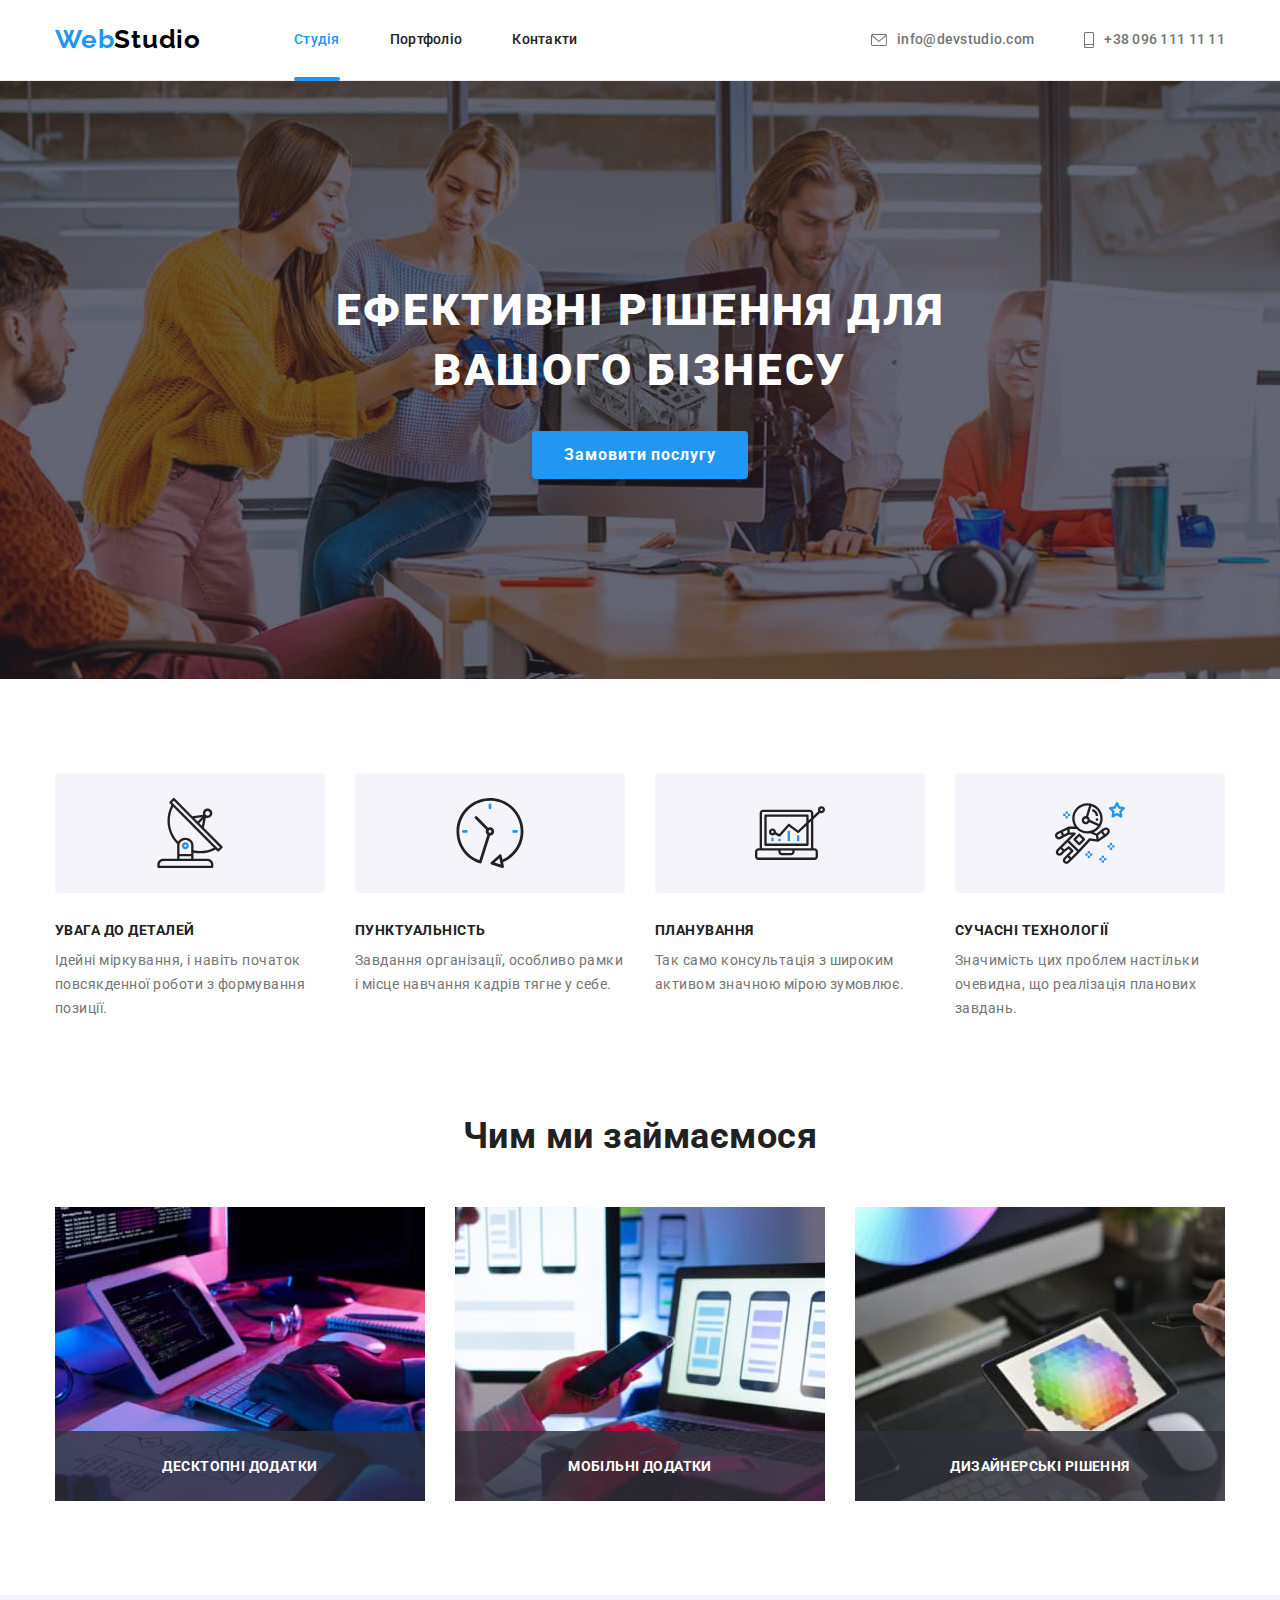
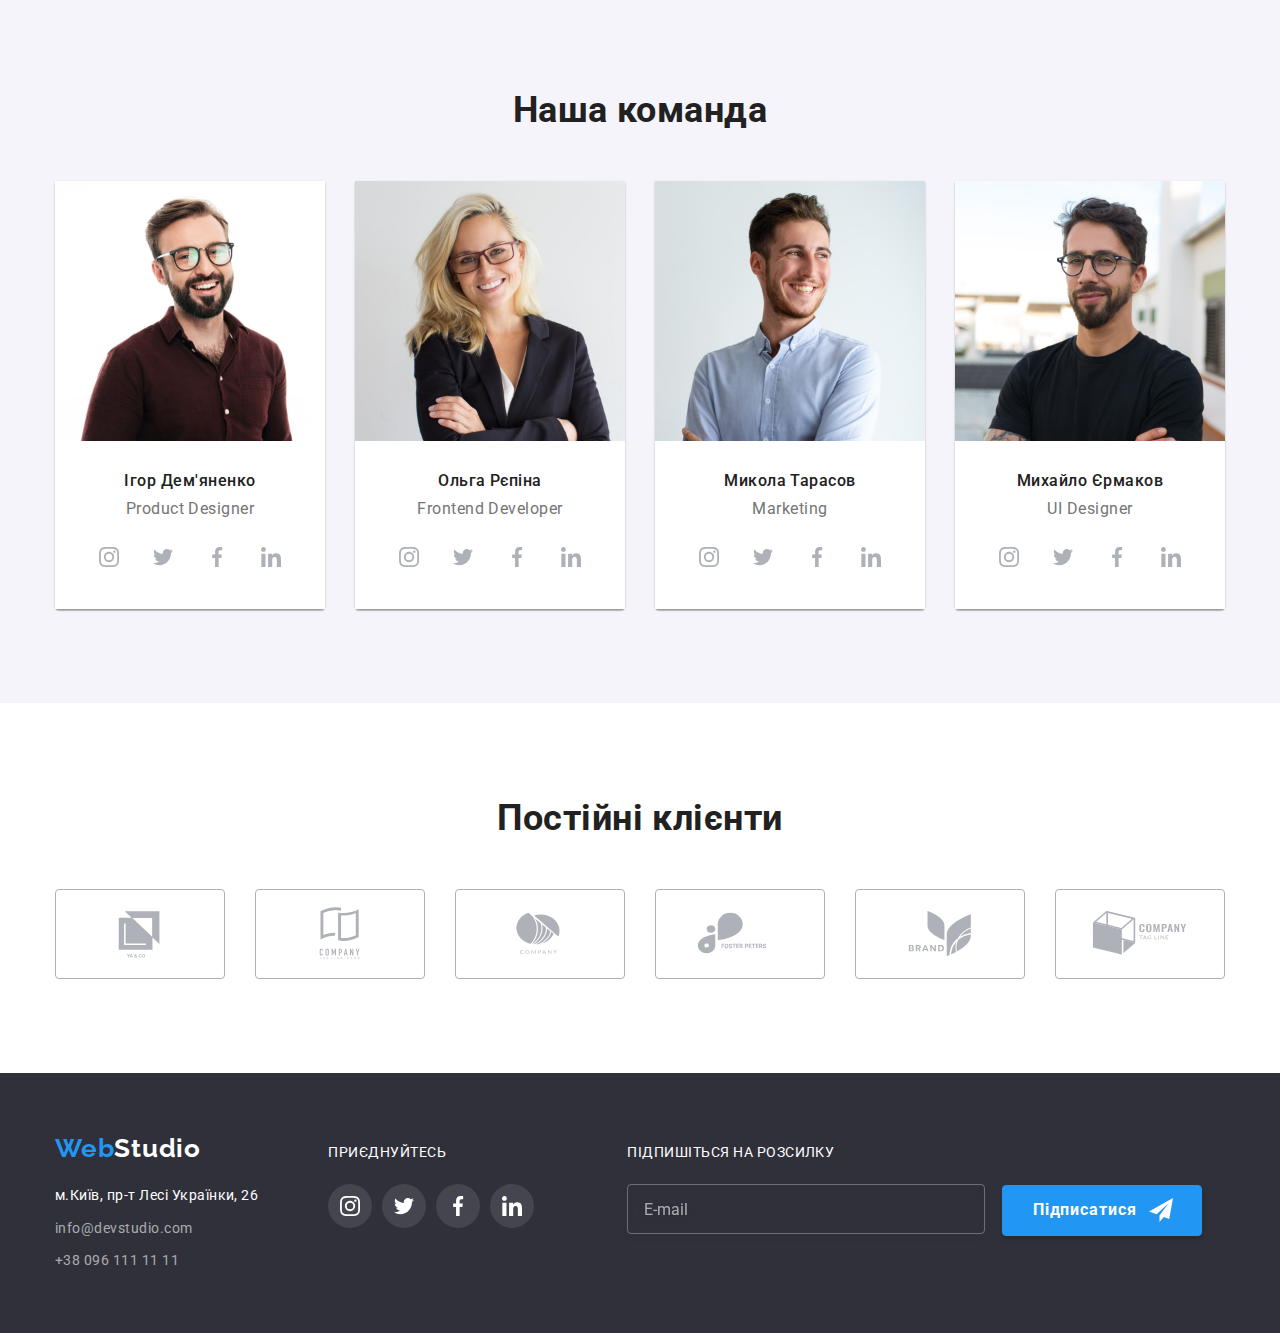
<file: index.html>
<!DOCTYPE html>
<html lang="uk">
  <head>
    <meta charset="UTF-8" />
    <meta http-equiv="X-UA-Compatible" content="IE=edge" />
    <meta name="viewport" content="width=device-width, initial-scale=1.0" />
    <title>Ефективні рішення для вашого бізнесу</title>
    <link rel="preconnect" href="https://fonts.googleapis.com" />
    <link rel="preconnect" href="https://fonts.gstatic.com" crossorigin />
    <link
      href="https://fonts.googleapis.com/css2?family=Raleway:wght@700&family=Roboto:wght@400;500;700;900&display=swap"
      rel="stylesheet"
    />
    <link
      rel="stylesheet"
      href="https://cdn.jsdelivr.net/npm/modern-normalize@1.1.0/modern-normalize.min.css"
    />
    <link rel="stylesheet" href="./css/styles.css" />
  </head>
  <body>
    <!--хедер-->
    <header class="header">
      <div class="container top-line">
        <nav class="nav-container">
          <a href="./index.html" class="logo">
            <span class="logo-blue">Web</span><span class="logo-black">Studio</span>
          </a>
          <ul class="site-nav">
            <li class="pages">
              <a class="link current" href="./index.html">Студія</a>
            </li>
            <li class="pages">
              <a class="link" href="./portfolio.html">Портфоліо</a>
            </li>
            <li class="pages">
              <a class="link" href="#">Контакти</a>
            </li>
          </ul>
        </nav>
        <ul class="contacts">
          <li class="item">
            <a href="mailto:info@devstudio.com" class="mail">
              <svg class="icon-mail">
                <use href="./images/icons.svg#icon-envelope"></use></svg
              >info@devstudio.com</a
            >
          </li>
          <li class="item">
            <a href="tel:+380961111111" class="tel">
              <svg class="icon-tel">
                <use href="./images/icons.svg#icon-smartphone"></use>
              </svg>
              +38 096 111 11 11</a
            >
          </li>
        </ul>
      </div>
    </header>
    <main>
      <!--секція1 особливості-->
      <section class="hero section">
        <div class="container">
          <h1 class="hero-title">Ефективні рішення для вашого бізнесу</h1>
          <button class="modal-btn" type="button" data-modal-open>Замовити послугу</button>
        </div>
      </section>
      <section class="section">
        <div class="container">
          <h2 class="visually-hidden">Особливості</h2>
          <ul class="features-list">
            <li class="features-card">
              <div class="pic-bg">
                <svg class="pic">
                  <use href="./images/icons.svg#icon-antenna"></use>
                </svg>
              </div>
              <h3 class="features-title">Увага до деталей</h3>
              <p class="features-desc">
                Ідейні міркування, і навіть початок повсякденної роботи з формування позиції.
              </p>
            </li>
            <li class="features-card">
              <div class="pic-bg">
                <svg class="pic">
                  <use href="./images/icons.svg#icon-clock"></use>
                </svg>
              </div>
              <h3 class="features-title">Пунктуальність</h3>
              <p class="features-desc">
                Завдання організації, особливо рамки і місце навчання кадрів тягне у себе.
              </p>
            </li>
            <li class="features-card">
              <div class="pic-bg">
                <svg class="pic">
                  <use href="./images/icons.svg#icon-diagram"></use>
                </svg>
              </div>
              <h3 class="features-title">Планування</h3>
              <p class="features-desc">
                Так само консультація з широким активом значною мірою зумовлює.
              </p>
            </li>
            <li class="features-card">
              <div class="pic-bg">
                <svg class="pic">
                  <use href="./images/icons.svg#icon-astronaut"></use>
                </svg>
              </div>
              <h3 class="features-title">Сучасні технології</h3>
              <p class="features-desc">
                Значимість цих проблем настільки очевидна, що реалізація планових завдань.
              </p>
            </li>
          </ul>
        </div>
      </section>
      <!--секція2 чим ми займаємося-->
      <section class="services section">
        <div class="container">
          <h2 class="services-title">Чим ми займаємося</h2>
          <ul class="services-list">
            <li class="services-card">
              <a href="#" class="link">
                <div class="services-overlay">
                  <img src="images/box/1img.jpg" alt="box1" width="370" />

                  <p class="services-describe">Десктопні додатки</p>
                </div></a
              >
            </li>
            <li class="services-card">
              <a href="#" class="link">
                <div class="services-overlay">
                  <img src="images/box/2img.jpg" alt="box2" width="370" />

                  <p class="services-describe">Мобільні додатки</p>
                </div>
              </a>
            </li>
            <li class="services-card">
              <a href="#" class="link">
                <div class="services-overlay">
                  <img src="images/box/3img.jpg" alt="box3" width="370" />
                  <p class="services-describe">Дизайнерські рішення</p>
                </div>
              </a>
            </li>
          </ul>
        </div>
      </section>
      <!--секція3 нвша команда-->
      <section class="team section">
        <div class="members container">
          <h2 class="team-title">Наша команда</h2>
          <ul class="team-list">
            <li class="team-card">
              <img src="images/team/team1.jpg" alt="team card 1" width="270" />
              <div class="team-div">
                <h3 class="team-member">Ігор Дем'яненко</h3>
                <p class="position">Product Designer</p>
                <ul class="social-links">
                  <li class="social-list">
                    <a href="" class="team-link">
                      <svg class="team-icon">
                        <use href="./images/icons.svg#icon-instagram"></use>
                      </svg>
                    </a>
                  </li>
                  <li class="social-list">
                    <a href="" class="team-link">
                      <svg class="team-icon">
                        <use href="./images/icons.svg#icon-twitter"></use>
                      </svg>
                    </a>
                  </li>
                  <li class="social-list">
                    <a href="" class="team-link">
                      <svg class="team-icon">
                        <use href="./images/icons.svg#icon-facebook"></use>
                      </svg>
                    </a>
                  </li>
                  <li class="social-list">
                    <a href="" class="team-link">
                      <svg class="team-icon">
                        <use href="./images/icons.svg#icon-linkedin"></use>
                      </svg>
                    </a>
                  </li>
                </ul>
              </div>
            </li>
            <li class="team-card">
              <img src="images/team/team2.jpg" alt="team card 2" width="270" />
              <div class="team-div">
                <h3 class="team-member">Ольга Рєпіна</h3>
                <p class="position">Frontend Developer</p>
                <ul class="social-links">
                  <li class="social-list">
                    <a href="" class="team-link">
                      <svg class="team-icon">
                        <use href="./images/icons.svg#icon-instagram"></use>
                      </svg>
                    </a>
                  </li>
                  <li class="social-list">
                    <a href="" class="team-link">
                      <svg class="team-icon">
                        <use href="./images/icons.svg#icon-twitter"></use>
                      </svg>
                    </a>
                  </li>
                  <li class="social-list">
                    <a href="" class="team-link">
                      <svg class="team-icon">
                        <use href="./images/icons.svg#icon-facebook"></use>
                      </svg>
                    </a>
                  </li>
                  <li class="social-list">
                    <a href="" class="team-link">
                      <svg class="team-icon">
                        <use href="./images/icons.svg#icon-linkedin"></use>
                      </svg>
                    </a>
                  </li>
                </ul>
              </div>
            </li>
            <li class="team-card">
              <img src="images/team/team3.jpg" alt="team card 3" width="270" />
              <div class="team-div">
                <h3 class="team-member">Микола Тарасов</h3>
                <p class="position">Marketing</p>
                <ul class="social-links">
                  <li class="social-list">
                    <a href="" class="team-link">
                      <svg class="team-icon">
                        <use href="./images/icons.svg#icon-instagram"></use>
                      </svg>
                    </a>
                  </li>
                  <li class="social-list">
                    <a href="" class="team-link">
                      <svg class="team-icon">
                        <use href="./images/icons.svg#icon-twitter"></use>
                      </svg>
                    </a>
                  </li>
                  <li class="social-list">
                    <a href="" class="team-link">
                      <svg class="team-icon">
                        <use href="./images/icons.svg#icon-facebook"></use>
                      </svg>
                    </a>
                  </li>
                  <li class="social-list">
                    <a href="" class="team-link">
                      <svg class="team-icon">
                        <use href="./images/icons.svg#icon-linkedin"></use>
                      </svg>
                    </a>
                  </li>
                </ul>
              </div>
            </li>
            <li class="team-card">
              <img src="images/team/team4.jpg" alt="team card 4" width="270" />
              <div class="team-div">
                <h3 class="team-member">Михайло Єрмаков</h3>
                <p class="position">UI Designer</p>
                <ul class="social-links">
                  <li class="social-list">
                    <a href="" class="team-link">
                      <svg class="team-icon">
                        <use href="./images/icons.svg#icon-instagram"></use>
                      </svg>
                    </a>
                  </li>
                  <li class="social-list">
                    <a href="" class="team-link">
                      <svg class="team-icon">
                        <use href="./images/icons.svg#icon-twitter"></use>
                      </svg>
                    </a>
                  </li>
                  <li class="social-list">
                    <a href="" class="team-link">
                      <svg class="team-icon">
                        <use href="./images/icons.svg#icon-facebook"></use>
                      </svg>
                    </a>
                  </li>
                  <li class="social-list">
                    <a href="" class="team-link">
                      <svg class="team-icon">
                        <use href="./images/icons.svg#icon-linkedin"></use>
                      </svg>
                    </a>
                  </li>
                </ul>
              </div>
            </li>
          </ul>
        </div>
      </section>
      <!--секція4 постійні клієнти-->
      <section class="clients section">
        <div class="container clients-div">
          <h2 class="clients-title">Постійні клієнти</h2>
          <ul class="clients-card">
            <li class="clients-list">
              <a class="clients-link" href="#">
                <svg class="clients-icon">
                  <use href="./images/icons.svg#icon-client-1"></use>
                </svg>
              </a>
            </li>
            <li class="clients-list">
              <a class="clients-link" href="#">
                <svg class="clients-icon">
                  <use href="./images/icons.svg#icon-client-2"></use>
                </svg>
              </a>
            </li>
            <li class="clients-list">
              <a class="clients-link" href="#">
                <svg class="clients-icon">
                  <use href="./images/icons.svg#icon-client-3"></use>
                </svg>
              </a>
            </li>
            <li class="clients-list">
              <a class="clients-link" href="#">
                <svg class="clients-icon">
                  <use href="./images/icons.svg#icon-client-4"></use>
                </svg>
              </a>
            </li>
            <li class="clients-list">
              <a class="clients-link" href="#">
                <svg class="clients-icon">
                  <use href="./images/icons.svg#icon-client-5"></use>
                </svg>
              </a>
            </li>
            <li class="clients-list">
              <a class="clients-link" href="#">
                <svg class="clients-icon">
                  <use href="./images/icons.svg#icon-client-6"></use>
                </svg>
              </a>
            </li>
          </ul>
        </div>
      </section>
    </main>
    <!--Підвал-->
    <footer class="footer">
      <div class="container">
        <div class="footer-adress">
          <a href="#" class="logo">
            <span class="logo-blue">Web</span><span class="logo-white">Studio</span>
          </a>
          <address class="adress-list">
            <ul class="list">
              <li class="footer-list">
                <a
                  class="city"
                  href="https://goo.gl/maps/ANjriqCPYeHtvhQw9"
                  target="_blank"
                  rel="noopener noreferrer nofollow"
                  >м.Київ, пр-т Лесі Українки, 26</a
                >
              </li>
              <li class="mail-footer footer-list">
                <a href="mailto:info@devstudio.com" class="mail">info@devstudio.com</a>
              </li>
              <li class="tel-footer footer-list">
                <a href="tel:+380961111111" class="tel">+38 096 111 11 11</a>
              </li>
            </ul>
          </address>
        </div>
        <div class="social">
          <p class="social-title">Приєднуйтесь</p>
          <ul class="social-links list">
            <li class="social-list">
              <a class="footer-link" href="#">
                <svg class="footer-icon">
                  <use href="./images/icons.svg#icon-instagram"></use>
                </svg>
              </a>
            </li>
            <li class="social-list">
              <a class="footer-link" href="#">
                <svg class="footer-icon">
                  <use href="./images/icons.svg#icon-twitter"></use>
                </svg>
              </a>
            </li>
            <li class="social-list">
              <a class="footer-link" href="#">
                <svg class="footer-icon">
                  <use href="./images/icons.svg#icon-facebook"></use>
                </svg>
              </a>
            </li>
            <li class="social-list">
              <a class="footer-link" href="#">
                <svg class="footer-icon">
                  <use href="./images/icons.svg#icon-linkedin"></use>
                </svg>
              </a>
            </li>
          </ul>
        </div>
        <div class="subscribe-news">
          <p class="news-title">Підпишіться на розсилку</p>
          <form class="footer-form">
            <label for="mail"></label>
            <input type="email" name="email" id="mail" placeholder="E-mail" autocomplete="on" />
            <button class="submit" type="submit">
              Підписатися
              <svg class="icon-btn" width="24" height="24">
                <use href="./images/icons.svg#icon-send"></use>
              </svg>
            </button>
          </form>
        </div>
      </div>
    </footer>
    <div class="backdrop is-hidden" data-modal>
      <div class="modal">
        <button class="close-btn" data-modal-close>
          <svg class="modal-icon" width="11" height="11">
            <use href="./images/icons.svg#icon-closebtn"></use>
          </svg>
        </button>
        <form class="signup-form" name="signup_form" autocomplete="on">
          <p class="form-title">Залиште свої дані, ми вам передзвонимо</p>
          <div class="form-field">
            <label for="name"> Ім'я </label>
            <div class="input-wrapper">
              <input type="text" name="name" id="name" />
              <svg class="form-icon" width="18" height="18">
                <use href="./images/icons.svg#icon-vector-name"></use>
              </svg>
            </div>
          </div>
          <div class="form-field">
            <label for="telephone"> Телефон </label>
            <div class="input-wrapper">
              <input type="tel" name="telephone" id="telephone" />
              <svg class="form-icon" width="18" height="18">
                <use href="./images/icons.svg#icon-vector-tel"></use>
              </svg>
            </div>
          </div>
          <div class="form-field">
            <label for="email"> Пошта </label>
            <div class="input-wrapper">
              <input type="email" name="email" id="email" />
              <svg class="form-icon" width="18" height="18">
                <use href="./images/icons.svg#icon-vector-mail"></use>
              </svg>
            </div>
          </div>
          <div class="form-comment">
            <label for="comment"> Коментар </label>
            <textarea name="comment" id="comment" placeholder="Введіть текст"></textarea>
          </div>
          <div class="form-checkbox">
            <label class="checkbox-wrapper">
              <input class="check-input" type="checkbox" name="verification" value="agreement" />
              <svg class="check-icon" width="16" height="15">
                <use href="./images/icons.svg#icon-vector-tick"></use>
              </svg>
              Погоджуюся з розсилкою та приймаю <a href=""> Умови договору</a>
            </label>
          </div>
          <button type="submit" class="btn-submit">Відправити</button>
        </form>
      </div>
    </div>
    <script src="./js/modal.js"></script>
  </body>
</html>
</file>
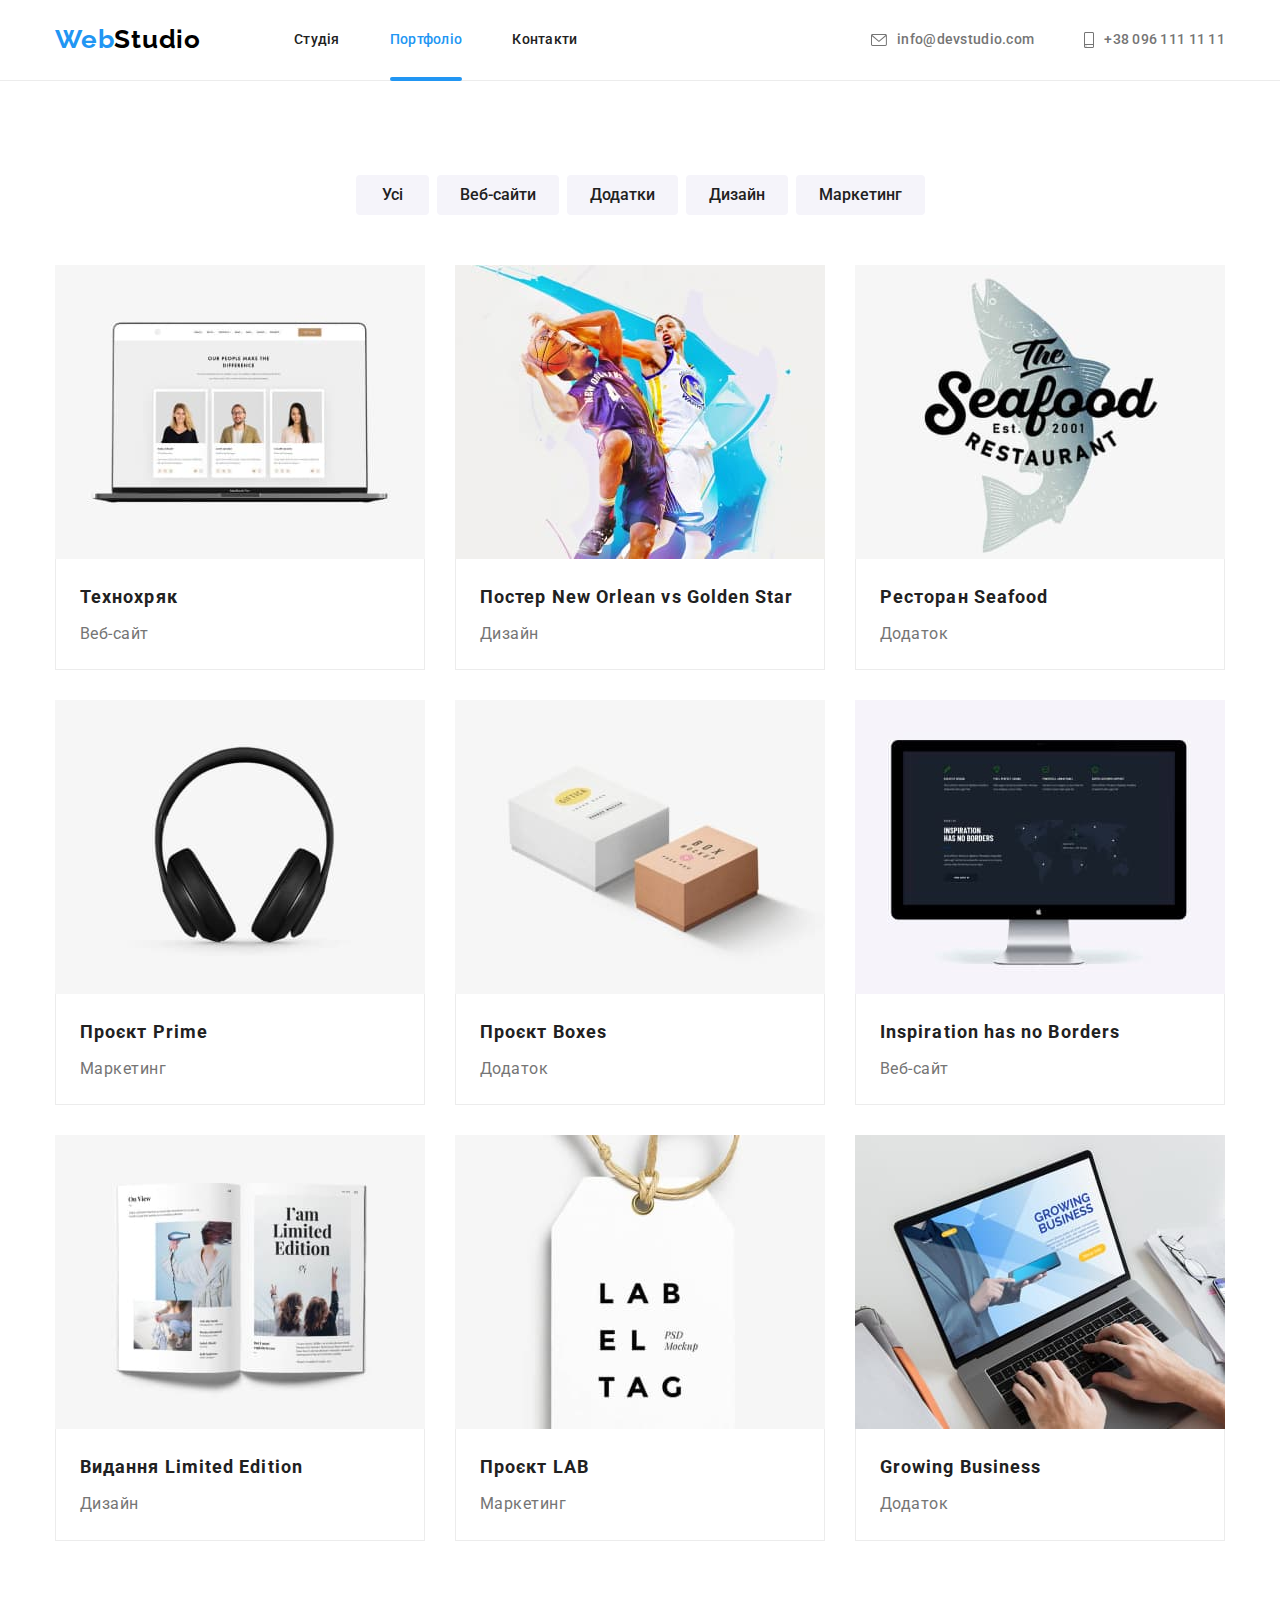
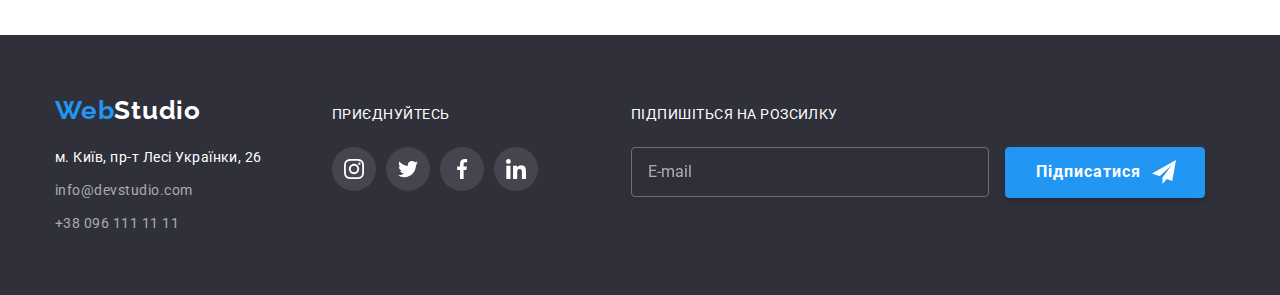
<file: portfolio.html>
<!DOCTYPE html>
<html lang="uk">
  <head>
    <meta charset="UTF-8" />
    <meta http-equiv="X-UA-Compatible" content="IE=edge" />
    <meta name="viewport" content="width=device-width, initial-scale=1.0" />
    <title>Портфоліо</title>
    <link rel="preconnect" href="https://fonts.googleapis.com" />
    <link rel="preconnect" href="https://fonts.gstatic.com" crossorigin />
    <link
      href="https://fonts.googleapis.com/css2?family=Raleway:wght@700&family=Roboto:wght@400;500;700;900&display=swap"
      rel="stylesheet"
    />
    <link
      rel="stylesheet"
      href="https://cdn.jsdelivr.net/npm/modern-normalize@1.1.0/modern-normalize.min.css"
    />
    <link rel="stylesheet" href="./css/styles.css" />
  </head>
  <body>
    <header class="header">
      <div class="container top-line">
        <nav class="nav-container">
          <a href="#" class="logo">
            <span class="logo-blue">Web</span><span class="logo-black">Studio</span>
          </a>
          <ul class="site-nav">
            <li class="pages">
              <a href="./index.html" class="link">Студія</a>
            </li>
            <li class="pages">
              <a href="./portfolio.html" class="link current">Портфоліо</a>
            </li>
            <li class="pages">
              <a href="#" class="link">Контакти</a>
            </li>
          </ul>
        </nav>
        <ul class="contacts">
          <li class="item">
            <a href="mailto:info@devstudio.com" class="mail">
              <svg class="icon-mail">
                <use href="./images/icons.svg#icon-envelope"></use></svg
              >info@devstudio.com</a
            >
          </li>
          <li class="item">
            <a href="tel:+380961111111" class="tel">
              <svg class="icon-tel">
                <use href="./images/icons.svg#icon-smartphone"></use></svg
              >+38 096 111 11 11</a
            >
          </li>
        </ul>
      </div>
    </header>
    <main>
      <section class="portfolio section">
        <div class="container">
          <h1 class="visually-hidden">Портфоліо</h1>
          <ul class="filters">
            <li class="position">
              <button type="button" class="item">Усі</button>
            </li>
            <li class="position">
              <button type="button" class="item">Веб-сайти</button>
            </li>
            <li class="position">
              <button type="button" class="item">Додатки</button>
            </li>
            <li class="position">
              <button type="button" class="item">Дизайн</button>
            </li>
            <li class="position">
              <button type="button" class="item">Маркетинг</button>
            </li>
          </ul>
          <ul class="serv-list">
            <li class="serv-card">
              <a href="#" class="item">
                <div class="overlay-box">
                  <img
                    src="./images/portfolio/img1.jpg"
                    alt="Послуги-компанії"
                    width="370"
                    height="294"
                  />
                  <div class="overlay">
                    <p class="overlay-text">
                      Ресурс пропонує комплексні пропозиції з різним рівнем функціоналу та сервісів.
                      Все це дозволить відвідувачу отримати вичерпні відомості про компанію чи
                      приватну особу.
                    </p>
                  </div>
                </div>
                <div class="portfolio-list">
                  <h2 class="service">Технохряк</h2>
                  <p class="descrip">Веб-сайт</p>
                </div>
              </a>
            </li>
            <li class="serv-card">
              <a href="#" class="item">
                <div class="overlay-box">
                  <img
                    src="./images/portfolio/img2.jpg"
                    alt="Послуги-компанії"
                    width="370"
                    height="294"
                  />
                  <div class="overlay">
                    <p class="overlay-text">
                      Ресурс пропонує комплексні пропозиції з різним рівнем функціоналу та сервісів.
                      Все це дозволить відвідувачу отримати вичерпні відомості про компанію чи
                      приватну особу.
                    </p>
                  </div>
                </div>
                <div class="portfolio-list">
                  <h2 class="service">Постер New Orlean vs Golden Star</h2>
                  <p class="descrip">Дизайн</p>
                </div>
              </a>
            </li>
            <li class="serv-card">
              <a href="#" class="item">
                <div class="overlay-box">
                  <img
                    src="./images/portfolio/img3.jpg"
                    alt="Послуги-компанії"
                    width="370"
                    height="294"
                  />
                  <div class="overlay">
                    <p class="overlay-text">
                      Ресурс пропонує комплексні пропозиції з різним рівнем функціоналу та сервісів.
                      Все це дозволить відвідувачу отримати вичерпні відомості про компанію чи
                      приватну особу.
                    </p>
                  </div>
                </div>
                <div class="portfolio-list">
                  <h2 class="service">Ресторан Seafood</h2>
                  <p class="descrip">Додаток</p>
                </div>
              </a>
            </li>
            <li class="serv-card">
              <a href="#" class="item">
                <div class="overlay-box">
                  <img
                    src="./images/portfolio/img4.jpg"
                    alt="Послуги-компанії"
                    width="370"
                    height="294"
                  />
                  <div class="overlay">
                    <p class="overlay-text">
                      Ресурс пропонує комплексні пропозиції з різним рівнем функціоналу та сервісів.
                      Все це дозволить відвідувачу отримати вичерпні відомості про компанію чи
                      приватну особу.
                    </p>
                  </div>
                </div>
                <div class="portfolio-list">
                  <h2 class="service">Проєкт Prime</h2>
                  <p class="descrip">Маркетинг</p>
                </div>
              </a>
            </li>
            <li class="serv-card">
              <a href="#" class="item">
                <div class="overlay-box">
                  <img
                    src="./images/portfolio/img5.jpg"
                    alt="Послуги-компанії"
                    width="370"
                    height="294"
                  />
                  <div class="overlay">
                    <p class="overlay-text">
                      Ресурс пропонує комплексні пропозиції з різним рівнем функціоналу та сервісів.
                      Все це дозволить відвідувачу отримати вичерпні відомості про компанію чи
                      приватну особу.
                    </p>
                  </div>
                </div>
                <div class="portfolio-list">
                  <h2 class="service">Проєкт Boxes</h2>
                  <p class="descrip">Додаток</p>
                </div>
              </a>
            </li>
            <li class="serv-card">
              <a href="#" class="item">
                <div class="overlay-box">
                  <img
                    src="./images/portfolio/img6.jpg"
                    alt="Послуги-компанії"
                    width="370"
                    height="294"
                  />
                  <div class="overlay">
                    <p class="overlay-text">
                      Ресурс пропонує комплексні пропозиції з різним рівнем функціоналу та сервісів.
                      Все це дозволить відвідувачу отримати вичерпні відомості про компанію чи
                      приватну особу.
                    </p>
                  </div>
                </div>
                <div class="portfolio-list">
                  <h2 class="service">Inspiration has no Borders</h2>
                  <p class="descrip">Веб-сайт</p>
                </div>
              </a>
            </li>
            <li class="serv-card">
              <a href="#" class="item">
                <div class="overlay-box">
                  <img
                    src="./images/portfolio/img7.jpg"
                    alt="Послуги-компанії"
                    width="370"
                    height="294"
                  />
                  <div class="overlay">
                    <p class="overlay-text">
                      Ресурс пропонує комплексні пропозиції з різним рівнем функціоналу та сервісів.
                      Все це дозволить відвідувачу отримати вичерпні відомості про компанію чи
                      приватну особу.
                    </p>
                  </div>
                </div>
                <div class="portfolio-list">
                  <h2 class="service">Видання Limited Edition</h2>
                  <p class="descrip">Дизайн</p>
                </div>
              </a>
            </li>
            <li class="serv-card">
              <a href="#" class="item">
                <div class="overlay-box">
                  <img
                    src="./images/portfolio/img8.jpg"
                    alt="Послуги-компанії"
                    width="370"
                    height="294"
                  />
                  <div class="overlay">
                    <p class="overlay-text">
                      Ресурс пропонує комплексні пропозиції з різним рівнем функціоналу та сервісів.
                      Все це дозволить відвідувачу отримати вичерпні відомості про компанію чи
                      приватну особу.
                    </p>
                  </div>
                </div>
                <div class="portfolio-list">
                  <h2 class="service">Проєкт LAB</h2>
                  <p class="descrip">Маркетинг</p>
                </div>
              </a>
            </li>
            <li class="serv-card">
              <a href="#" class="item">
                <div class="overlay-box">
                  <img
                    src="./images/portfolio/img9.jpg"
                    alt="Послуги-компанії"
                    width="370"
                    height="294"
                  />
                  <div class="overlay">
                    <p class="overlay-text">
                      Ресурс пропонує комплексні пропозиції з різним рівнем функціоналу та сервісів.
                      Все це дозволить відвідувачу отримати вичерпні відомості про компанію чи
                      приватну особу.
                    </p>
                  </div>
                </div>
                <div class="portfolio-list">
                  <h2 class="service">Growing Business</h2>
                  <p class="descrip">Додаток</p>
                </div>
              </a>
            </li>
          </ul>
        </div>
      </section>
    </main>
    <footer class="footer">
      <div class="container">
        <div class="footer-adress">
          <a href="#" class="logo">
            <span class="logo-blue">Web</span><span class="logo-white">Studio</span>
          </a>
          <address class="adress-list">
            <ul class="list">
              <li class="footer-list">
                <a
                  class="city"
                  href="https://goo.gl/maps/ANjriqCPYeHtvhQw9"
                  target="_blank"
                  rel="noopener noreferrer nofollow"
                  >м. Київ, пр-т Лесі Українки, 26</a
                >
              </li>
              <li class="mail-footer footer-list">
                <a href="mailto:info@devstudio.com" class="mail">info@devstudio.com</a>
              </li>
              <li class="tel-footer footer-list">
                <a href="tel:+380961111111" class="tel">+38 096 111 11 11</a>
              </li>
            </ul>
          </address>
        </div>
        <div class="social">
          <p class="social-title">Приєднуйтесь</p>
          <ul class="social-links list">
            <li class="social-list">
              <a class="footer-link" href="#">
                <svg class="footer-icon">
                  <use href="./images/icons.svg#icon-instagram"></use>
                </svg>
              </a>
            </li>
            <li class="social-list">
              <a class="footer-link" href="#">
                <svg class="footer-icon">
                  <use href="./images/icons.svg#icon-twitter"></use>
                </svg>
              </a>
            </li>
            <li class="social-list">
              <a class="footer-link" href="#">
                <svg class="footer-icon">
                  <use href="./images/icons.svg#icon-facebook"></use>
                </svg>
              </a>
            </li>
            <li class="social-list">
              <a class="footer-link" href="#">
                <svg class="footer-icon">
                  <use href="./images/icons.svg#icon-linkedin"></use>
                </svg>
              </a>
            </li>
          </ul>
        </div>
        <div class="subscribe-news">
          <p class="news-title">Підпишіться на розсилку</p>
          <form class="footer-form">
            <label for="mail"></label>
            <input type="email" name="email" id="mail" placeholder="E-mail" autocomplete="on" />
            <button class="submit" type="submit">
              Підписатися
              <svg class="icon-btn" width="24" height="24">
                <use href="./images/icons.svg#icon-send"></use>
              </svg>
            </button>
          </form>
        </div>
      </div>
    </footer>
  </body>
</html>
</file>
<file: css/styles.css>
:root {
  --main-color: #212121;
  --grey: #757575;
  --footer-mail-number: rgba(255, 255, 255, 0.6);
  --white: #ffffff;
  --blue: #2196f3;
  --black: #000000;
  --list-gap: 30px;
}
*,
*::before *::after {
  box-sizing: inherit;
}
h1,
h2,
h3,
h4,
h5,
h6,
p,
ul {
  margin: 0;
  padding: 0;
}
ul {
  list-style: none;
}
.link {
  text-decoration: none;
}
img {
  display: block;
  max-width: 100%;
  height: auto;
}
img:last-child {
  margin: 0;
}
button {
  cursor: pointer;
}
body {
  color: var(--main-color);
  background-color: var(--white);
  font-family: 'Roboto', sans-serif;
  letter-spacing: 0.03em;
}
.section {
  padding-top: 94px;
  padding-bottom: 94px;
}
.container {
  width: 1200px;
  padding-left: 15px;
  padding-right: 15px;
  margin: 0 auto;
}
/*Навігація*/
.header {
  border-bottom: 1px solid #ececec;
}
.top-line {
  display: flex;
  align-items: center;
}
.logo {
  letter-spacing: 0.03em;
}
.top-line .logo {
  font-family: 'Raleway', sans-serif;
  font-weight: 700;
  font-size: 26px;
  line-height: 1.2;
  text-decoration: none;
}
.logo .logo-blue {
  color: var(--blue);
}
.logo .logo-black {
  color: var(--black);
}
.logo .logo-white {
  color: var(--white);
}

.nav-container {
  display: flex;
  align-items: center;
}
.site-nav {
  display: flex;
  margin-left: 93px;
}

.site-nav .pages:not(:last-child) {
  margin-right: 50px;
}

.site-nav .link {
  color: var(--main-color);
  font-weight: 500;
  font-size: 14px;
  line-height: 1.1;
  letter-spacing: 0.02em;
  text-decoration: none;
  display: inline-block;
  padding-top: 32px;
  padding-bottom: 32px;
  position: relative;
  transition: color 250ms cubic-bezier(0.4, 0, 0.2, 1);
}
.site-nav .link::after {
  position: absolute;
  content: '';
  left: 0;
  bottom: -1px;
  display: block;
  width: 100%;
  height: 4px;
  background-color: #2196f3;
  border-radius: 2px;
  transform: scaleX(0);
  transition: transform 250ms cubic-bezier(0.4, 0, 0.2, 1);
}

.site-nav .link:hover,
.site-nav .link:focus {
  color: var(--blue);
}
.site-nav .current {
  color: var(--blue);
}
.site-nav .link.current::after {
  position: absolute;
  content: '';
  height: 4px;
  width: 100%;
  border-radius: 2px;
  background-color: var(--blue);
  bottom: -1px;
  left: 0;
  transform: scaleX(1);
  transition: transform 250ms cubic-bezier(0.4, 0, 0.2, 1);
}

.site-nav .link:hover::after,
.site-nav .link:focus::after {
  transform: scaleX(1);
}

.contacts {
  display: flex;
  align-items: center;
  margin-left: auto;
}

.contacts .item:not(:last-child) {
  margin-right: 50px;
}

.contacts .mail,
.contacts .tel {
  color: var(--grey);
  font-weight: 500;
  font-size: 14px;
  line-height: 1.1;
  letter-spacing: 0.02em;
  text-decoration: none;
  padding-top: 32px;
  padding-bottom: 32px;
  transition: color 250ms cubic-bezier(0.4, 0, 0.2, 1);
}
.contacts .mail:hover,
.contacts .mail:focus,
.contacts .tel:hover,
.contacts .tel:focus {
  color: var(--blue);
}
.icon-mail {
  width: 16px;
  height: 12px;
  margin-right: 10px;
  fill: currentColor;
}

.icon-mail:hover,
.icon-mail:focus {
  color: var(--blue);
}
.item .mail {
  display: flex;
  justify-content: center;
  align-items: center;
}
.icon-tel {
  width: 10px;
  height: 16px;
  margin-right: 10px;
  fill: currentColor;
}
.icon-tel:hover,
.icon-tel:focus {
  color: var(--blue);
}
.item .tel {
  display: flex;
  justify-content: center;
  align-items: center;
}
/*Герой*/
.hero {
  background-color: #2f303a;
  max-width: 1600px;
  margin-left: auto;
  margin-right: auto;
  padding-top: 200px;
  padding-bottom: 200px;
  color: var(--white);
  text-align: center;
  background-image: linear-gradient(to right, rgba(47, 48, 58, 0.4), rgba(47, 48, 58, 0.4)),
    url(../images/bg.jpg);
  background-repeat: no-repeat;
  background-position: center;
  background-size: cover;
}
.hero-title {
  color: var(--white);
  font-weight: 900;
  font-size: 44px;
  line-height: 1.36;
  width: 696px;
  margin: 0 auto;
  margin-bottom: 30px;
  letter-spacing: 0.06em;
  text-transform: uppercase;
  text-align: center;
}
.modal-btn {
  color: var(--white);
  background-color: var(--blue);
  font-weight: 700;
  font-size: 16px;
  line-height: 1.8;
  display: inline-block;
  text-align: center;
  letter-spacing: 0.06em;
  text-decoration: none;
  border-radius: 4px;
  padding: 10px 32px;
  box-shadow: 0px 4px 4px rgba(0, 0, 0, 0.15);
  min-width: 200px;
  border: 0;
}
.modal-btn:hover .modal-btn:focus {
  color: var(--blue);
}
/*cекція1*/
.features-desc {
  color: var(--grey);
  font-family: 'Roboto';
  font-weight: 400;
  font-size: 14px;
  line-height: 1.7;
  margin-top: 0px;
  margin-bottom: 0px;
}
.features-title {
  font-weight: 700;
  font-size: 14px;
  line-height: 1.14;
  text-transform: uppercase;
  margin-top: 0px;
  margin-bottom: 10px;
}
.features-list {
  display: flex;
  gap: 30px;
}
.features-list > .features-card {
  width: calc((100% - 90px) / 4);
  margin-right: 0;
}
.features-list:nth-child(4) {
  margin-right: 0px;
}
.pic-bg {
  background-color: #f5f4fa;
  width: 270px;
  height: 120px;
  display: flex;
  align-items: center;
  justify-content: center;
  margin-bottom: 30px;
  border-radius: 4px;
}
.pic {
  height: 70px;
  width: 70px;
}
/*Сервіси*/
.services {
  padding-top: 0;
}
.services-title,
.team-title {
  font-weight: 700;
  font-size: 36px;
  line-height: 1.17;
  text-align: center;
  margin-bottom: 50px;
}
.services-list {
  display: flex;
  gap: 30px;
}
.services-list > .services-card {
  width: calc((100% - 60px) / 3);
  margin-right: 0;
}

.services-list:nth-child(3) {
  margin-right: 0px;
}
.services-card .link {
  display: block;
}
.services-describe {
  font-family: 'Roboto', sans-serif;
  font-weight: 700;
  color: var(--white);
  letter-spacing: 0.03em;
  font-size: 14px;
  line-height: 1.17;
  text-transform: uppercase;
  display: flex;
  position: absolute;
  width: 100%;
  height: 70px;
  left: 0;
  bottom: 0;
  justify-content: center;
  align-items: center;
  background-color: rgba(47, 48, 58, 0.8);
}
.services-overlay {
  position: relative;
}
/*Команда*/
.team {
  background-color: #f5f4fa;
}
.team .team-member {
  font-weight: 500;
  font-size: 16px;
  line-height: 1.2;
  margin-bottom: 10px;
}
.team .position {
  color: var(--grey);
  margin-bottom: 16px;
}
.team-list {
  display: flex;
  gap: 30px;
}
.team-card {
  text-align: center;
  width: calc((100% - 90px) / 4);
  margin-right: 0;
  background-color: var(--white);
  box-shadow: 0px 1px 3px rgba(0, 0, 0, 0.12), 0px 1px 1px rgba(0, 0, 0, 0.14),
    0px 2px 1px rgba(0, 0, 0, 0.2);
  border-radius: 0px 0px 4px 4px;
}
.team-list:nth-child(4) {
  margin-right: 0px;
}
.team-div {
  background-color: var(--white);
  padding-top: 30px;
  padding-bottom: 30px;
}
.team-link {
  display: flex;
  color: #afb1b8;
  text-decoration: none;
  width: 44px;
  height: 44px;
  border-radius: 50px;
  justify-content: center;
  align-items: center;
  transition: background-color 250ms cubic-bezier(0.4, 0, 0.2, 1),
    color 250ms cubic-bezier(0.4, 0, 0.2, 1);
}
.team-link:nth-child(:first-child) {
  margin-left: 0;
}
.social-links {
  display: flex;
  justify-content: center;
  align-items: center;
}
.team-icon {
  width: 20px;
  height: 20px;
  fill: currentColor;
}

.team-link:hover,
.team-link:focus {
  color: var(--white);
  background-color: var(--blue);
}
/*Клієнти*/
.clients {
  text-align: center;
}
.clients-title {
  font-family: 'Roboto';
  font-size: 36px;
  font-weight: 700;
  line-height: 1.17;
  margin-bottom: 50px;
}
.clients-card {
  display: flex;
}

.clients-link {
  display: flex;
  justify-content: center;
  align-items: center;
  border: 1px solid #afb1b8;
  color: #afb1b8;
  border-radius: 4px;
  width: 170px;
  height: 90px;
  transition: color 250ms cubic-bezier(0.4, 0, 0.2, 1), border 250ms cubic-bezier(0.4, 0, 0.2, 1),
    fill 250ms cubic-bezier(0.4, 0, 0.2, 1);
}
.clients-list {
  margin-right: 30px;
}

.clients-list:last-child {
  margin-right: 0px;
}

.clients-link:hover,
.clients-link:focus {
  color: var(--blue);
  border-color: var(--blue);
}
.clients-icon {
  width: 106px;
  height: 60px;
  fill: currentColor;
}
/*======Футер========*/
.footer .container {
  display: flex;
  align-items: baseline;
}
.footer {
  background-color: #2f303a;
  padding: 60px 0;
}

.footer .logo {
  display: inline-block;
  font-family: 'Raleway', sans-serif;
  font-weight: 700;
  font-size: 26px;
  line-height: 1.2;
  text-decoration: none;
}
.adress-list {
  font-weight: 400;
  font-size: 14px;
  line-height: 1.7;
  margin-top: 20px;
}
.adress-list .city {
  color: var(--white);
  text-decoration: none;
  font-style: normal;
  transition: color 250ms cubic-bezier(0.4, 0, 0.2, 1);
}

.adress-list .mail,
.adress-list .tel {
  color: var(--footer-mail-number);
  text-decoration: none;
  font-style: normal;
  transition: color 250ms cubic-bezier(0.4, 0, 0.2, 1);
}
.adress-list .city:hover,
.adress-list .mail:hover,
.adress-list .tel:hover {
  color: var(--blue);
}

.mail-footer,
.tel-footer {
  margin-top: 9px;
  margin-bottom: 0px;
}

.social {
  margin-left: 70px;
}

.social-title {
  color: var(--white);
  font-family: 'Roboto';
  font-weight: 700;
  font-size: 14px;
  line-height: 1.7;
  text-transform: uppercase;
  margin-top: 0px;
  margin-bottom: 20px;
}
.footer-link {
  display: flex;
  align-items: center;
  justify-content: center;
  width: 44px;
  height: 44px;
  border-radius: 50px;
  color: var(--white);
  background-color: rgba(255, 255, 255, 0.1);
  transition: background-color 250ms cubic-bezier(0.4, 0, 0.2, 1);
}
.social-list {
  margin-right: 10px;
}
.social-list:last-child {
  margin-right: 0;
}
.footer-link:hover,
.footer-link:focus {
  background-color: var(--blue);
}
.footer-icon {
  width: 20px;
  height: 20px;
  fill: currentColor;
}
.social-title,
.news-title {
  color: var(--white);
  font-family: 'Roboto';
  font-weight: 400;
  font-size: 14px;
  line-height: 1.7;
  margin-top: 0px;
  margin-bottom: 20px;
  text-transform: uppercase;
}
.subscribe-news {
  margin-left: 93px;
}
.subscribe-news input {
  color: var(--footer-mail-number);
}
.icon-btn {
  fill: var(--white);
}
/*Потфоліо кнопки*/
.filters .item {
  color: var(--main-color);
  background-color: #f5f4fa;
  border: 1px solid transparent;
  font-weight: 500;
  font-size: 16px;
  line-height: 1.6;
  text-align: center;
  text-decoration: none;
  display: inline-block;
  border-radius: 4px;
  padding: 6px 22px 6px 22px;
  min-width: 73px;
  outline: none;
  transition: color 250ms cubic-bezier(0.4, 0, 0.2, 1),
    background-color 250ms cubic-bezier(0.4, 0, 0.2, 1),
    box-shadow 250ms cubic-bezier(0.4, 0, 0.2, 1);
}

.filters .position :hover,
.filters .position :focus {
  color: var(--white);
  background-color: var(--blue);
  box-shadow: 0px 3px 1px rgba(0, 0, 0, 0.1), 0px 1px 2px rgba(0, 0, 0, 0.08),
    0px 2px 2px rgba(0, 0, 0, 0.12);
}

.filters {
  display: flex;
  flex-wrap: wrap;
  justify-content: center;
  margin-bottom: 50px;
}

.filters :not(:last-child) {
  margin-right: 8px;
}
/*Портфоліо Список*/
.serv-list .service {
  color: var(--main-color);
  font-weight: 700;
  font-size: 18px;
  line-height: 2;
  letter-spacing: 0.06em;
  margin-top: 0px;
  margin-bottom: 4px;
}
.portfolio-list {
  padding: 20px 24px;
  border-top: 0;
  border-left: 1px solid #ececec;
  border-right: 1px solid #ececec;
  border-bottom: 1px solid #ececec;
}
.serv-list .descrip {
  color: var(--grey);
  font-family: 'Roboto';
  font-weight: 400;
  font-size: 16px;
  line-height: 1.9;
  letter-spacing: 0.03em;
}

.serv-list .item {
  text-decoration: none;
  display: block;
  transition: box-shadow 250ms cubic-bezier(0.4, 0, 0.2, 1);
}

.serv-list {
  display: flex;
  flex-wrap: wrap;
  gap: 30px;
}
.serv-card {
  width: calc((100% - 60px) / 3);
  background-color: var(--white);
}
.serv-list .item:hover,
.serv-list .item:focus {
  box-shadow: 0px 4px 4px rgba(0, 0, 0, 0.25), 0px 4px 4px rgba(0, 0, 0, 0.06),
    1px 4px 6px rgba(0, 0, 0, 0.16);
}

.serv-list:nth-child(3n) {
  margin-right: 0;
}
.overlay-box {
  position: relative;
  overflow: hidden;
}

.overlay-text {
  font-size: 18px;
  font-weight: 400;
  line-height: 1.55;
  text-align: left;
  color: var(--white);
  margin: 0;
}

.overlay {
  position: absolute;
  bottom: 0;
  left: 0;
  width: 100%;
  height: 100%;
  padding: 63px 24px;
  background-color: rgba(33, 150, 243, 0.9);
  transform: translateY(100%);
  opacity: 0;
  transition: transform 250ms cubic-bezier(0.4, 0, 0.2, 1),
    opacity 250ms cubic-bezier(0.4, 0, 0.2, 1);
}

.serv-list .item:hover .overlay {
  transform: translateY(0);
  opacity: 1;
  transition: transform 250ms cubic-bezier(0.4, 0, 0.2, 1);
}
/*хідден*/
.visually-hidden {
  position: absolute;
  width: 1px;
  height: 1px;
  margin: -1px;
  border: 0;
  padding: 0;
  white-space: nowrap;
  clip-path: inset(100%);
  clip: rect(0 0 0 0);
  overflow: hidden;
}
/*modal*/
.backdrop {
  position: fixed;
  display: flex;
  align-items: center;
  justify-content: center;
  width: 100vw;
  height: 100vh;
  background-color: rgba(0, 0, 0, 0.2);
  top: 0;
  transition: opacity 250ms cubic-bezier(0.4, 0, 0.2, 1),
    visibility 250ms cubic-bezier(0.4, 0, 0.2, 1);
}

.backdrop.is-hidden {
  opacity: 0;
  visibility: hidden;
  pointer-events: none;
}

.backdrop.is-hidden .modal {
  transform: scale(2);
}

.modal {
  height: 581px;
  width: 528px;
  min-height: 581px;
  background-color: var(--white);
  position: absolute;
  left: 50%;
  top: 50%;
  transform: translate(-50%, -50%) scale(1);
  border-radius: 4px;
  transition: transform 250ms cubic-bezier(0.4, 0, 0.2, 1);
  padding: 40px;
}

.close-btn {
  position: absolute;
  display: flex;
  align-items: center;
  justify-content: center;
  right: 8px;
  top: 8px;
  color: var(--white);
  background-color: var(--white);
  border-radius: 50%;
  width: 30px;
  height: 30px;
  border: 1px solid #000000;
  transition: display 250ms cubic-bezier(0.4, 0, 0.2, 1);
}
.close-btn:hover,
.close-btn:focus {
  fill: var(--blue);
}
.icon-vector {
  fill: currentColor;
}

input:hover + .form-icon {
  fill: var(--blue);
}
input:focus + .form-icon {
  fill: var(--blue);
}

.input-wrapper input:focus,
.input-wrapper input:hover {
  border-color: var(--blue);
  outline-color: var(--blue);
}
.signup-form textarea:focus,
.signup-form textarea:hover {
  border-color: var(--blue);
  outline-color: var(--blue);
}

.check-input {
  position: absolute;
  width: 1px;
  height: 1px;
  margin: -1px;
  border: 0;
  padding: 0;
  white-space: nowrap;
  clip-path: inset(100%);
  clip: rect(0 0 0 0);
  overflow: hidden;
}
.check-icon {
  display: block;
  width: 16px;
  fill: var(--white);
  height: 15px;
  border: 2px solid var(--main-color);
  color: var(--white);
  margin-right: 8.38px;
  border-radius: 2px;
  background-color: inherit;
  transition: background-color 250ms cubic-bezier(0.4, 0, 0.2, 1);
}

.check-icon use {
  display: none;
}
.check-input:checked + .check-icon use {
  display: inline-block;
}
.check-input:checked + .check-icon {
  border: none;
  background-color: var(--blue);
}

.checkbox-wrapper {
  display: flex;
  align-items: center;
  justify-content: center;
}

textarea {
  resize: none;
  border: 1px solid rgba(33, 33, 33, 0.2);
  padding: 12px 16px;
  height: 120px;
  width: 448px;
  border-radius: 4px;
  transition: border-color 250ms cubic-bezier(0.4, 0, 0.2, 1);
}
.form-comment textarea::placeholder {
  font-size: 12px;
  font-weight: 400;
  line-height: 1.16;
  letter-spacing: 0.01em;
  color: rgba(117, 117, 117, 0.5);
}

.signup-form {
  text-align: center;
}
.form-field {
  margin-bottom: 10px;
  display: flex;
  flex-direction: column;
}
.form-title,
.form-checkbox {
  margin-top: 0;
  margin-bottom: 30px;
}

.form-title {
  font-size: 20px;
  font-weight: 700;
  line-height: 1.15;
  text-align: center;
  color: var(--main-color);
  margin-bottom: 12px;
}
.form-checkbox {
  font-size: 14px;
  font-weight: 400;
  line-height: 1.71;
  text-align: left;
  color: var(--grey);
}
.form-checkbox a {
  color: var(--blue);
  text-decoration-line: underline;
  cursor: pointer;
  transition: transform 250ms cubic-bezier(0.4, 0, 0.2, 1);
}
.form-comment {
  margin-bottom: 20px;
  display: flex;
  flex-direction: column;
}
.form-field input {
  margin: 0;
  border: 1px solid rgba(33, 33, 33, 0.2);
  border-radius: 4px;
  padding: 10px 30px;
  padding-left: 42px;
  width: 100%;
  transition: border-color 250ms cubic-bezier(0.4, 0, 0.2, 1);
  font: inherit;
  line-height: 1.13;
}
.input-wrapper {
  position: relative;
}
.form-icon {
  position: absolute;
  top: 11px;
  left: 12px;
  color: var(--white);
  transition: fill 250ms cubic-bezier(0.4, 0, 0.2, 1);
}

.form-field label,
.form-comment label {
  margin-bottom: 4px;
  font-size: 12px;
  font-weight: 400;
  line-height: 1.16;
  letter-spacing: 0.01em;
  text-align: left;
  color: var(--grey);
}
.btn-submit {
  color: var(--white);
  background-color: var(--blue);
  font-weight: 700;
  font-size: 16px;
  line-height: 1.8;
  letter-spacing: 0.06em;
  text-decoration: none;
  display: inline-block;
  border-radius: 4px;
  padding: 10px 52px 10px 52px;
  min-width: 200px;
  border: 1px solid var(--blue);
  box-shadow: 0px 4px 4px rgba(0, 0, 0, 0.15);
  transition: background-color 250ms cubic-bezier(0.4, 0, 0.2, 1);
}
.btn-submit:focus,
.btn-submit:hover {
  background-color: #188ce8;
}

.subscribe-news [type='submit'] {
  color: var(--white);
  background-color: var(--blue);
  font-weight: 700;
  font-size: 16px;
  line-height: 1.8;
  letter-spacing: 0.06em;
  text-decoration: none;
  display: inline-block;
  border-radius: 4px;
  padding: 10px 62px 10px 28px;
  min-width: 200px;
  min-height: 50px;
  border: 1px solid var(--blue);
  cursor: pointer;
  box-shadow: 0px 4px 4px rgba(0, 0, 0, 0.15);
  margin-left: 12px;
}

.footer-form input::placeholder {
  font-weight: 400;
  font-size: 16px;
  line-height: 1.25;
  color: rgba(255, 255, 255, 0.6);
}
.footer-form input {
  margin: 0;
  padding: 0;
  width: 358px;
  height: 50px;
  border: 1px solid rgba(255, 255, 255, 0.3);
  filter: drop-shadow(0px 4px 4px rgba(0, 0, 0, 0.15));
  border-radius: 4px;
  background-color: transparent;
  padding: 15px 16px;
}
.footer-form input:focus {
  color: rgba(255, 255, 255, 0.6);
  border: 1px solid rgba(255, 255, 255, 0.3);
  background-color: transparent;
}
.submit {
  position: relative;
}

.icon-btn {
  color: var(--white);
  position: absolute;
  top: 50%;
  right: 28px;
  transform: translateY(-50%);
}
</file>
